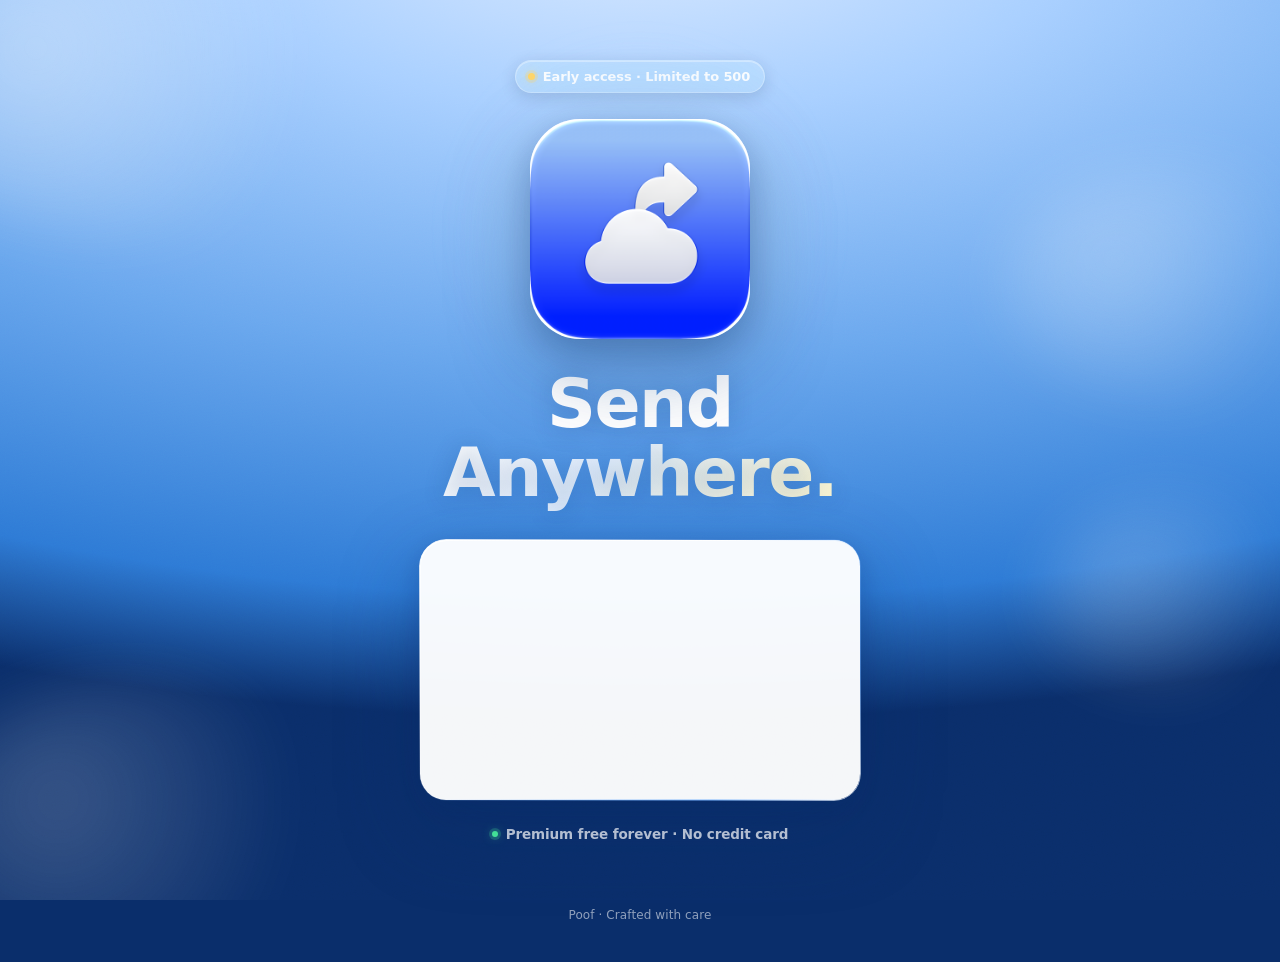
<file: index.html>
<!DOCTYPE html>
<html lang="en">
<head>
  <meta charset="UTF-8" />
  <meta name="viewport" content="width=device-width, initial-scale=1.0, viewport-fit=cover" />
  <meta name="theme-color" content="#2E7BD6" />

  <title>Poof — Send Anywhere</title>
  <meta name="description" content="Premium free for life. First 500 members only." />

  <link rel="icon" type="image/png" sizes="192x192" href="assets/icon-192.png" />
  <link rel="apple-touch-icon" href="assets/apple-touch-icon.png" />

  <meta property="og:title" content="Poof — Send Anywhere" />
  <meta property="og:description" content="Premium free for life. First 500 members only." />
  <meta property="og:image" content="assets/icon-1024.png" />
  <meta property="og:type" content="website" />

  <meta name="twitter:card" content="summary_large_image" />
  <meta name="twitter:title" content="Poof — Send Anywhere" />
  <meta name="twitter:description" content="Premium free for life. First 500 members only." />
  <meta name="twitter:image" content="assets/icon-1024.png" />

  <link rel="preconnect" href="https://tally.so" crossorigin />
  <link rel="stylesheet" href="styles.css" />
</head>
<body>
  <div class="scene" aria-hidden="true">
    <div class="cloud cloud-1"></div>
    <div class="cloud cloud-2"></div>
    <div class="cloud cloud-3"></div>
    <div class="cloud cloud-4"></div>
    <div class="grain"></div>
  </div>

  <main class="stage">
    <div class="badge">
      <span class="badge-dot"></span>
      Early access · Limited to 500
    </div>

    <div class="icon-wrap">
      <div class="icon-glow" aria-hidden="true"></div>
      <img
        src="assets/icon-1024.png"
        alt="Poof"
        class="icon"
        width="200"
        height="200"
      />
    </div>

    <h1 class="title">
      Send <span class="shine">Anywhere.</span>
    </h1>

    <section class="form-wrap" aria-label="Claim your spot">
      <iframe
        data-tally-src="https://tally.so/embed/obW8pN?alignLeft=1&hideTitle=1&transparentBackground=1&dynamicHeight=1"
        loading="lazy"
        width="100%"
        height="220"
        frameborder="0"
        marginheight="0"
        marginwidth="0"
        title="Claim your Poof spot"
      ></iframe>
    </section>

    <p class="counter">
      <span class="counter-dot"></span>
      Premium free forever · No credit card
    </p>

    <footer class="foot">
      Poof · Crafted with care
    </footer>
  </main>

  <script src="https://tally.so/widgets/embed.js" async></script>
</body>
</html>
</file>
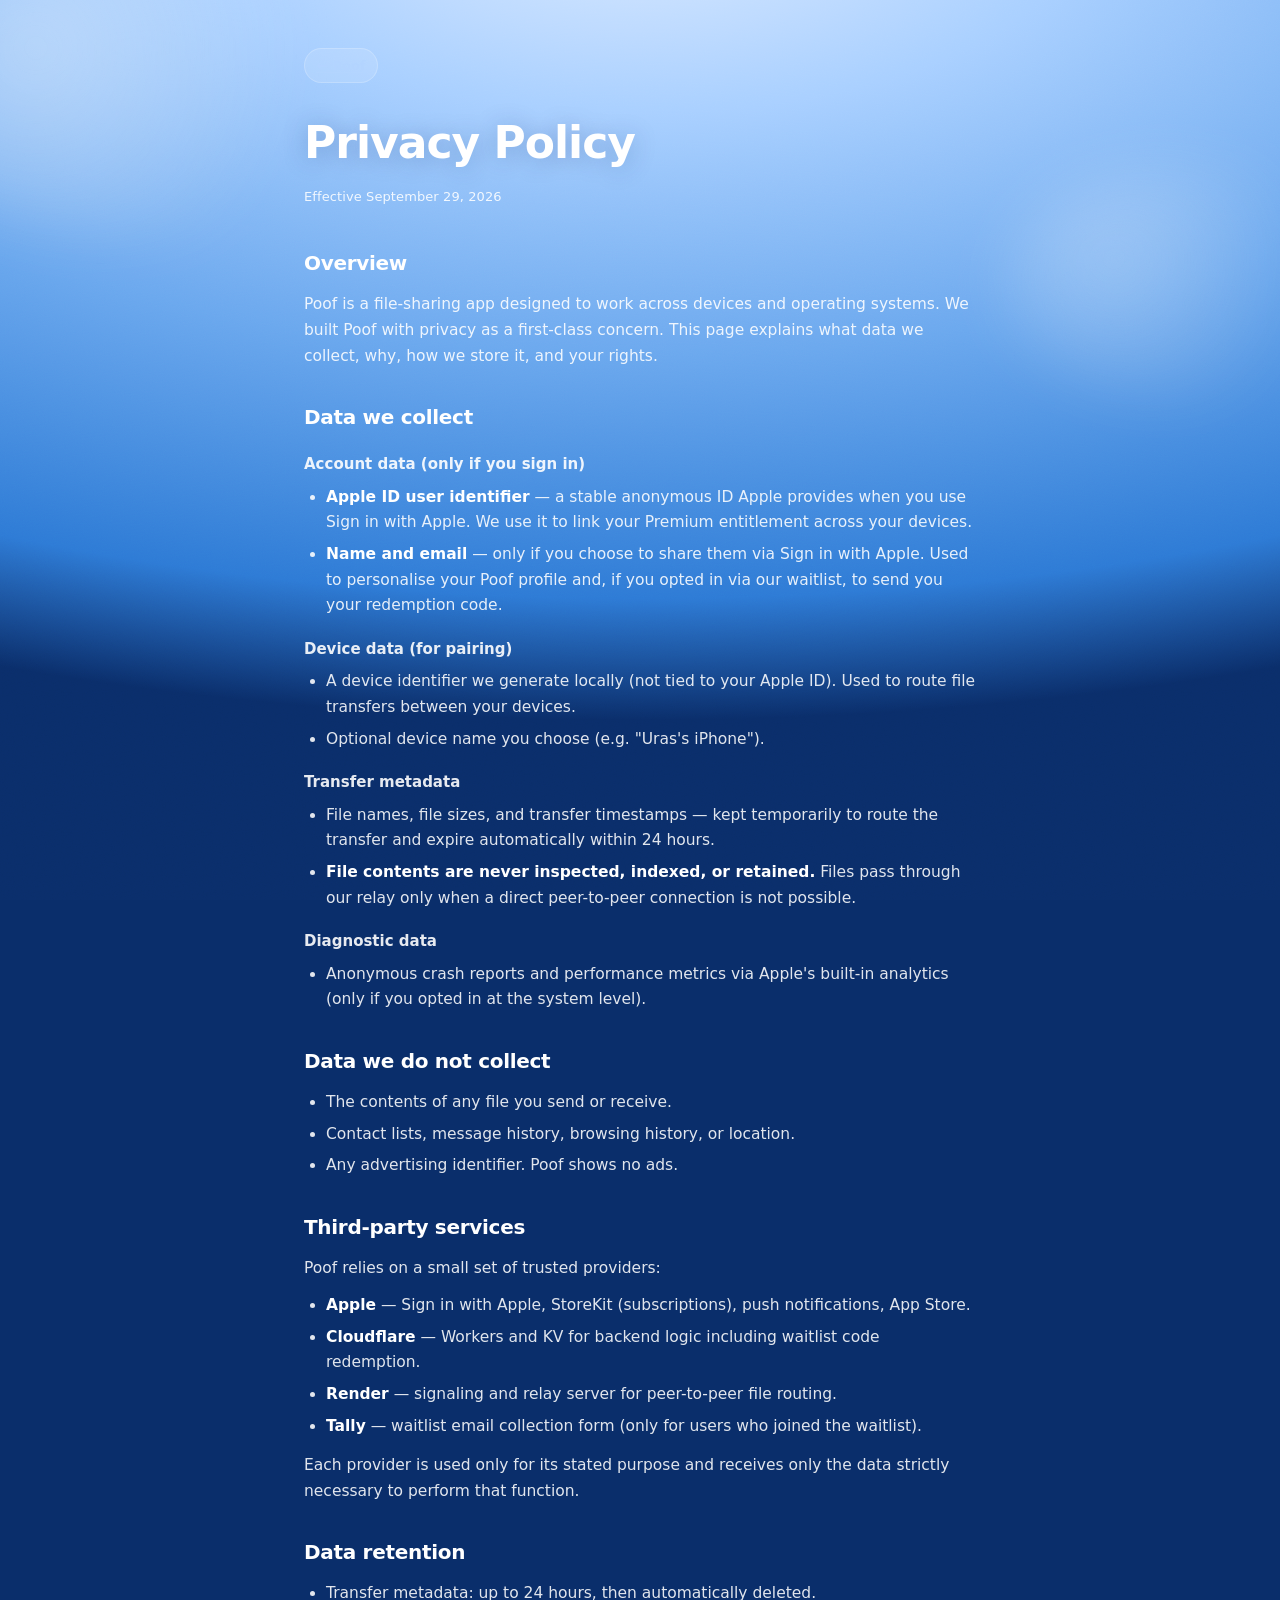
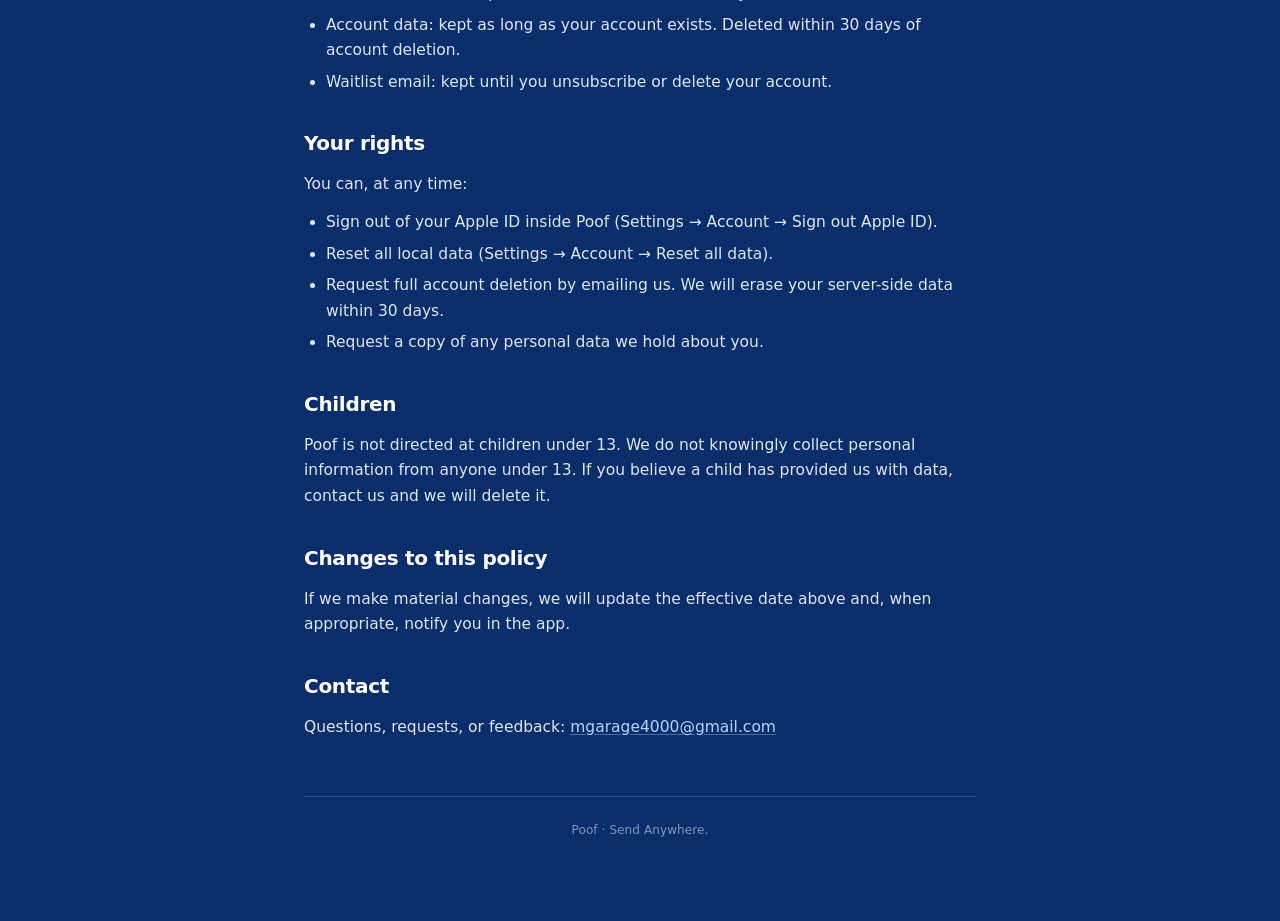
<file: privacy.html>
<!DOCTYPE html>
<html lang="en">
<head>
  <meta charset="UTF-8" />
  <meta name="viewport" content="width=device-width, initial-scale=1.0, viewport-fit=cover" />
  <meta name="theme-color" content="#2E7BD6" />
  <title>Privacy Policy — Poof</title>
  <meta name="description" content="How Poof handles your data." />
  <link rel="icon" type="image/png" sizes="192x192" href="assets/icon-192.png" />
  <link rel="stylesheet" href="styles.css" />
  <link rel="stylesheet" href="legal.css" />
</head>
<body>
  <div class="scene" aria-hidden="true">
    <div class="cloud cloud-1"></div>
    <div class="cloud cloud-2"></div>
    <div class="grain"></div>
  </div>

  <main class="legal">
    <header class="legal-head">
      <a href="index.html" class="back-link">← Poof</a>
      <h1>Privacy Policy</h1>
      <p class="effective">Effective September 29, 2026</p>
    </header>

    <section>
      <h2>Overview</h2>
      <p>Poof is a file-sharing app designed to work across devices and operating systems. We built Poof with privacy as a first-class concern. This page explains what data we collect, why, how we store it, and your rights.</p>
    </section>

    <section>
      <h2>Data we collect</h2>
      <h3>Account data (only if you sign in)</h3>
      <ul>
        <li><strong>Apple ID user identifier</strong> — a stable anonymous ID Apple provides when you use Sign in with Apple. We use it to link your Premium entitlement across your devices.</li>
        <li><strong>Name and email</strong> — only if you choose to share them via Sign in with Apple. Used to personalise your Poof profile and, if you opted in via our waitlist, to send you your redemption code.</li>
      </ul>

      <h3>Device data (for pairing)</h3>
      <ul>
        <li>A device identifier we generate locally (not tied to your Apple ID). Used to route file transfers between your devices.</li>
        <li>Optional device name you choose (e.g. "Uras's iPhone").</li>
      </ul>

      <h3>Transfer metadata</h3>
      <ul>
        <li>File names, file sizes, and transfer timestamps — kept temporarily to route the transfer and expire automatically within 24 hours.</li>
        <li><strong>File contents are never inspected, indexed, or retained.</strong> Files pass through our relay only when a direct peer-to-peer connection is not possible.</li>
      </ul>

      <h3>Diagnostic data</h3>
      <ul>
        <li>Anonymous crash reports and performance metrics via Apple's built-in analytics (only if you opted in at the system level).</li>
      </ul>
    </section>

    <section>
      <h2>Data we do not collect</h2>
      <ul>
        <li>The contents of any file you send or receive.</li>
        <li>Contact lists, message history, browsing history, or location.</li>
        <li>Any advertising identifier. Poof shows no ads.</li>
      </ul>
    </section>

    <section>
      <h2>Third-party services</h2>
      <p>Poof relies on a small set of trusted providers:</p>
      <ul>
        <li><strong>Apple</strong> — Sign in with Apple, StoreKit (subscriptions), push notifications, App Store.</li>
        <li><strong>Cloudflare</strong> — Workers and KV for backend logic including waitlist code redemption.</li>
        <li><strong>Render</strong> — signaling and relay server for peer-to-peer file routing.</li>
        <li><strong>Tally</strong> — waitlist email collection form (only for users who joined the waitlist).</li>
      </ul>
      <p>Each provider is used only for its stated purpose and receives only the data strictly necessary to perform that function.</p>
    </section>

    <section>
      <h2>Data retention</h2>
      <ul>
        <li>Transfer metadata: up to 24 hours, then automatically deleted.</li>
        <li>Account data: kept as long as your account exists. Deleted within 30 days of account deletion.</li>
        <li>Waitlist email: kept until you unsubscribe or delete your account.</li>
      </ul>
    </section>

    <section>
      <h2>Your rights</h2>
      <p>You can, at any time:</p>
      <ul>
        <li>Sign out of your Apple ID inside Poof (Settings → Account → Sign out Apple ID).</li>
        <li>Reset all local data (Settings → Account → Reset all data).</li>
        <li>Request full account deletion by emailing us. We will erase your server-side data within 30 days.</li>
        <li>Request a copy of any personal data we hold about you.</li>
      </ul>
    </section>

    <section>
      <h2>Children</h2>
      <p>Poof is not directed at children under 13. We do not knowingly collect personal information from anyone under 13. If you believe a child has provided us with data, contact us and we will delete it.</p>
    </section>

    <section>
      <h2>Changes to this policy</h2>
      <p>If we make material changes, we will update the effective date above and, when appropriate, notify you in the app.</p>
    </section>

    <section>
      <h2>Contact</h2>
      <p>Questions, requests, or feedback: <a href="mailto:mgarage4000@gmail.com">mgarage4000@gmail.com</a></p>
    </section>

    <footer class="legal-foot">
      Poof · Send Anywhere.
    </footer>
  </main>
</body>
</html>
</file>
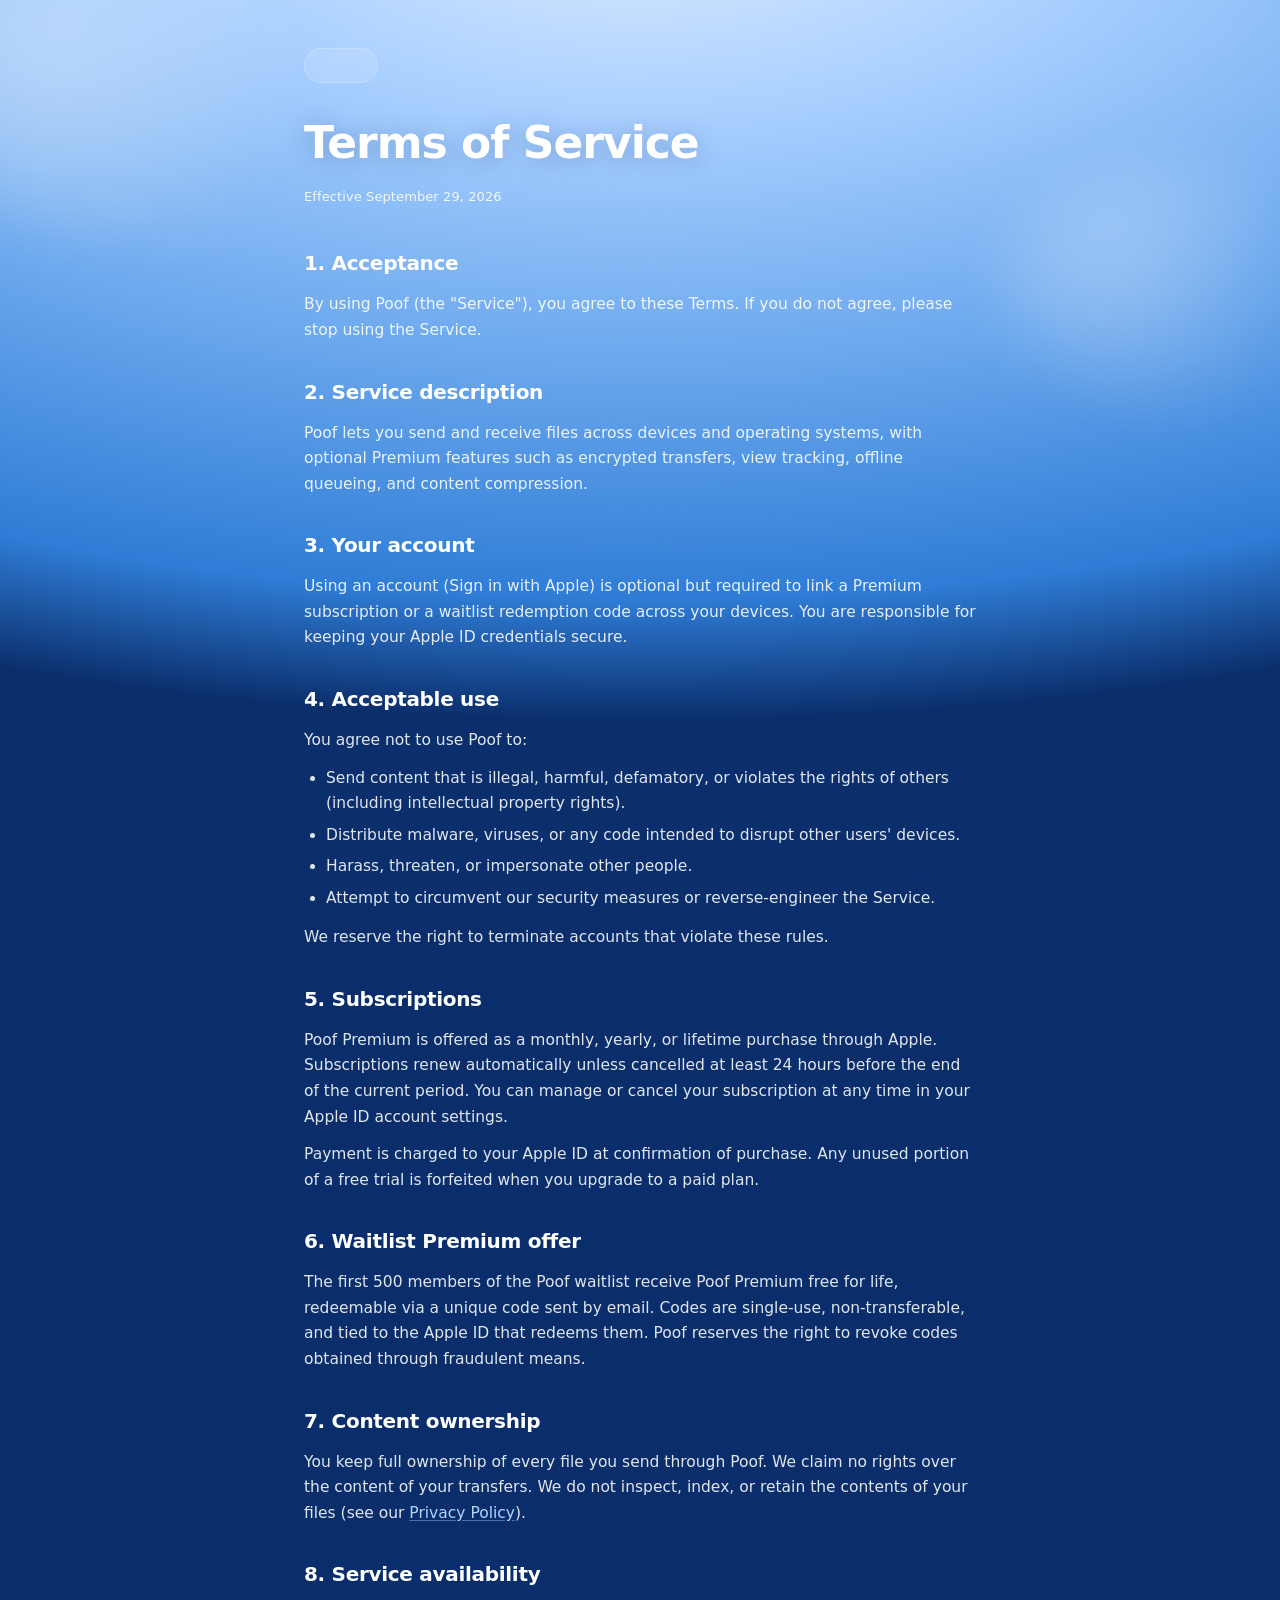
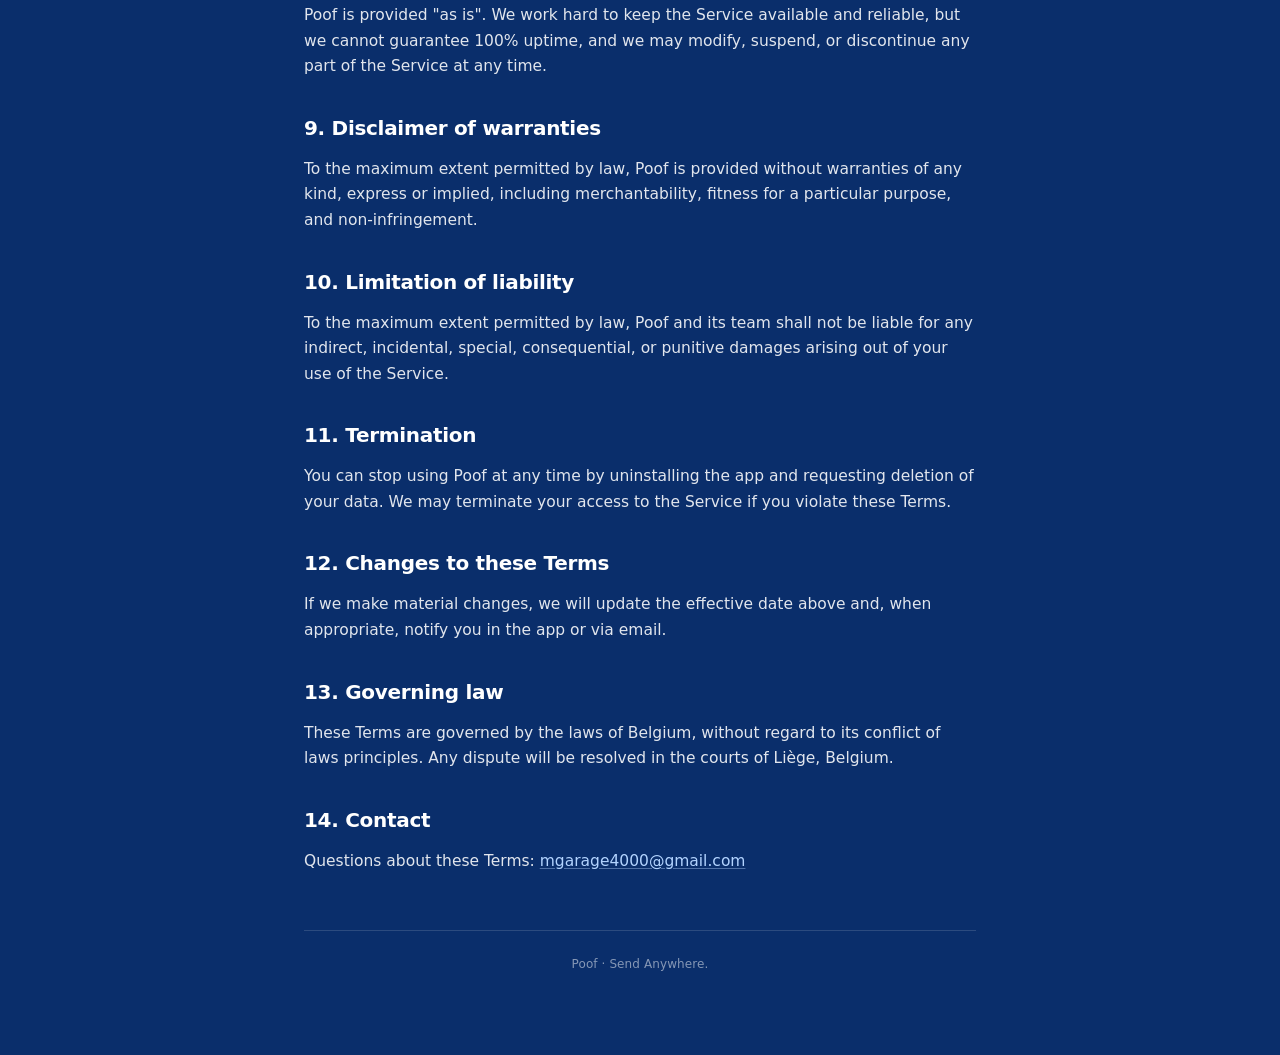
<file: terms.html>
<!DOCTYPE html>
<html lang="en">
<head>
  <meta charset="UTF-8" />
  <meta name="viewport" content="width=device-width, initial-scale=1.0, viewport-fit=cover" />
  <meta name="theme-color" content="#2E7BD6" />
  <title>Terms of Service — Poof</title>
  <meta name="description" content="Rules for using Poof." />
  <link rel="icon" type="image/png" sizes="192x192" href="assets/icon-192.png" />
  <link rel="stylesheet" href="styles.css" />
  <link rel="stylesheet" href="legal.css" />
</head>
<body>
  <div class="scene" aria-hidden="true">
    <div class="cloud cloud-1"></div>
    <div class="cloud cloud-2"></div>
    <div class="grain"></div>
  </div>

  <main class="legal">
    <header class="legal-head">
      <a href="index.html" class="back-link">← Poof</a>
      <h1>Terms of Service</h1>
      <p class="effective">Effective September 29, 2026</p>
    </header>

    <section>
      <h2>1. Acceptance</h2>
      <p>By using Poof (the "Service"), you agree to these Terms. If you do not agree, please stop using the Service.</p>
    </section>

    <section>
      <h2>2. Service description</h2>
      <p>Poof lets you send and receive files across devices and operating systems, with optional Premium features such as encrypted transfers, view tracking, offline queueing, and content compression.</p>
    </section>

    <section>
      <h2>3. Your account</h2>
      <p>Using an account (Sign in with Apple) is optional but required to link a Premium subscription or a waitlist redemption code across your devices. You are responsible for keeping your Apple ID credentials secure.</p>
    </section>

    <section>
      <h2>4. Acceptable use</h2>
      <p>You agree not to use Poof to:</p>
      <ul>
        <li>Send content that is illegal, harmful, defamatory, or violates the rights of others (including intellectual property rights).</li>
        <li>Distribute malware, viruses, or any code intended to disrupt other users' devices.</li>
        <li>Harass, threaten, or impersonate other people.</li>
        <li>Attempt to circumvent our security measures or reverse-engineer the Service.</li>
      </ul>
      <p>We reserve the right to terminate accounts that violate these rules.</p>
    </section>

    <section>
      <h2>5. Subscriptions</h2>
      <p>Poof Premium is offered as a monthly, yearly, or lifetime purchase through Apple. Subscriptions renew automatically unless cancelled at least 24 hours before the end of the current period. You can manage or cancel your subscription at any time in your Apple ID account settings.</p>
      <p>Payment is charged to your Apple ID at confirmation of purchase. Any unused portion of a free trial is forfeited when you upgrade to a paid plan.</p>
    </section>

    <section>
      <h2>6. Waitlist Premium offer</h2>
      <p>The first 500 members of the Poof waitlist receive Poof Premium free for life, redeemable via a unique code sent by email. Codes are single-use, non-transferable, and tied to the Apple ID that redeems them. Poof reserves the right to revoke codes obtained through fraudulent means.</p>
    </section>

    <section>
      <h2>7. Content ownership</h2>
      <p>You keep full ownership of every file you send through Poof. We claim no rights over the content of your transfers. We do not inspect, index, or retain the contents of your files (see our <a href="privacy.html">Privacy Policy</a>).</p>
    </section>

    <section>
      <h2>8. Service availability</h2>
      <p>Poof is provided "as is". We work hard to keep the Service available and reliable, but we cannot guarantee 100% uptime, and we may modify, suspend, or discontinue any part of the Service at any time.</p>
    </section>

    <section>
      <h2>9. Disclaimer of warranties</h2>
      <p>To the maximum extent permitted by law, Poof is provided without warranties of any kind, express or implied, including merchantability, fitness for a particular purpose, and non-infringement.</p>
    </section>

    <section>
      <h2>10. Limitation of liability</h2>
      <p>To the maximum extent permitted by law, Poof and its team shall not be liable for any indirect, incidental, special, consequential, or punitive damages arising out of your use of the Service.</p>
    </section>

    <section>
      <h2>11. Termination</h2>
      <p>You can stop using Poof at any time by uninstalling the app and requesting deletion of your data. We may terminate your access to the Service if you violate these Terms.</p>
    </section>

    <section>
      <h2>12. Changes to these Terms</h2>
      <p>If we make material changes, we will update the effective date above and, when appropriate, notify you in the app or via email.</p>
    </section>

    <section>
      <h2>13. Governing law</h2>
      <p>These Terms are governed by the laws of Belgium, without regard to its conflict of laws principles. Any dispute will be resolved in the courts of Liège, Belgium.</p>
    </section>

    <section>
      <h2>14. Contact</h2>
      <p>Questions about these Terms: <a href="mailto:mgarage4000@gmail.com">mgarage4000@gmail.com</a></p>
    </section>

    <footer class="legal-foot">
      Poof · Send Anywhere.
    </footer>
  </main>
</body>
</html>
</file>
<file: styles.css>
* {
  box-sizing: border-box;
  margin: 0;
  padding: 0;
}

html, body {
  height: 100%;
  width: 100%;
}

body {
  font-family: -apple-system, "SF Pro Display", "Inter", system-ui, sans-serif;
  color: #0F1E3D;
  background: #0A2E6B;
  min-height: 100dvh;
  overflow-x: hidden;
  -webkit-font-smoothing: antialiased;
  -moz-osx-font-smoothing: grayscale;
  text-rendering: optimizeLegibility;
}

/* ---------- Scene (background atmosphere) ---------- */

.scene {
  position: fixed;
  inset: 0;
  z-index: 0;
  overflow: hidden;
  background:
    radial-gradient(140% 90% at 50% -10%, #DDEBFF 0%, #A9D0FF 25%, #6BA8EE 55%, #2E7BD6 85%, #0A2E6B 100%);
}

.cloud {
  position: absolute;
  border-radius: 50%;
  background: radial-gradient(circle at 30% 40%, rgba(255,255,255,0.55), rgba(255,255,255,0) 65%);
  filter: blur(30px);
  opacity: 0.7;
  pointer-events: none;
  will-change: transform;
}

.cloud-1 {
  width: 520px;
  height: 320px;
  top: -80px;
  left: -120px;
  animation: drift-1 60s ease-in-out infinite;
}

.cloud-2 {
  width: 380px;
  height: 240px;
  top: 18%;
  right: -100px;
  opacity: 0.5;
  animation: drift-2 75s ease-in-out infinite;
}

.cloud-3 {
  width: 460px;
  height: 300px;
  bottom: -80px;
  left: -80px;
  opacity: 0.35;
  animation: drift-3 90s ease-in-out infinite;
}

.cloud-4 {
  width: 300px;
  height: 200px;
  top: 55%;
  right: -60px;
  opacity: 0.4;
  animation: drift-2 82s ease-in-out infinite reverse;
}

@keyframes drift-1 {
  0%, 100% { transform: translate(0, 0); }
  50% { transform: translate(80px, 30px); }
}
@keyframes drift-2 {
  0%, 100% { transform: translate(0, 0); }
  50% { transform: translate(-70px, -20px); }
}
@keyframes drift-3 {
  0%, 100% { transform: translate(0, 0); }
  50% { transform: translate(60px, -40px); }
}

.grain {
  position: absolute;
  inset: 0;
  pointer-events: none;
  opacity: 0.045;
  mix-blend-mode: overlay;
  background-image: url("data:image/svg+xml;utf8,<svg xmlns='http://www.w3.org/2000/svg' width='140' height='140'><filter id='n'><feTurbulence type='fractalNoise' baseFrequency='0.9' numOctaves='2' stitchTiles='stitch'/></filter><rect width='100%25' height='100%25' filter='url(%23n)'/></svg>");
}

/* ---------- Stage (main content) ---------- */

.stage {
  position: relative;
  z-index: 1;
  min-height: 100dvh;
  padding: 40px 24px 32px;
  display: flex;
  flex-direction: column;
  align-items: center;
  justify-content: center;
  gap: 22px;
  text-align: center;
  max-width: 540px;
  margin: 0 auto;
}

/* ---------- Badge ---------- */

.badge {
  display: inline-flex;
  align-items: center;
  gap: 8px;
  padding: 8px 14px 8px 12px;
  background: rgba(255, 255, 255, 0.14);
  border: 1px solid rgba(255, 255, 255, 0.28);
  backdrop-filter: blur(18px) saturate(140%);
  -webkit-backdrop-filter: blur(18px) saturate(140%);
  border-radius: 999px;
  font-size: 13px;
  font-weight: 600;
  letter-spacing: -0.1px;
  color: rgba(255, 255, 255, 0.95);
  box-shadow:
    inset 0 1px 0 rgba(255, 255, 255, 0.35),
    0 4px 16px rgba(15, 30, 61, 0.15);
}

.badge-dot {
  width: 7px;
  height: 7px;
  border-radius: 50%;
  background: #FFD668;
  box-shadow:
    0 0 0 3px rgba(255, 214, 104, 0.28),
    0 0 12px rgba(255, 214, 104, 0.6);
  animation: pulse 2s ease-in-out infinite;
}

@keyframes pulse {
  0%, 100% { transform: scale(1); opacity: 1; }
  50% { transform: scale(1.15); opacity: 0.85; }
}

/* ---------- Icon ---------- */

.icon-wrap {
  position: relative;
  width: 200px;
  height: 200px;
  display: flex;
  align-items: center;
  justify-content: center;
}

.icon-glow {
  position: absolute;
  inset: -80px;
  background:
    radial-gradient(circle at 50% 50%, rgba(255, 255, 255, 0.75) 0%, rgba(180, 220, 255, 0.35) 30%, rgba(255, 255, 255, 0) 65%);
  filter: blur(24px);
  z-index: 0;
}

.icon {
  position: relative;
  z-index: 1;
  width: 200px;
  height: 200px;
  border-radius: 46px;
  box-shadow:
    0 30px 80px rgba(10, 46, 107, 0.35),
    0 12px 30px rgba(10, 46, 107, 0.22),
    inset 0 1px 0 rgba(255, 255, 255, 0.4);
}

/* ---------- Typography ---------- */

.title {
  font-size: clamp(44px, 10vw, 62px);
  font-weight: 800;
  line-height: 1.02;
  letter-spacing: -1.6px;
  color: #FFFFFF;
  text-shadow: 0 2px 24px rgba(10, 46, 107, 0.2);
  margin-top: 4px;
}

.shine {
  background: linear-gradient(135deg, #FFFFFF 0%, #E4F1FF 40%, #FFF8D1 100%);
  -webkit-background-clip: text;
  background-clip: text;
  -webkit-text-fill-color: transparent;
  color: transparent;
  position: relative;
}

.subtitle {
  font-size: clamp(16px, 4vw, 18px);
  font-weight: 500;
  letter-spacing: -0.2px;
  color: rgba(255, 255, 255, 0.88);
  max-width: 380px;
  line-height: 1.45;
}

/* ---------- Form (glass rim) ---------- */

.form-wrap {
  position: relative;
  width: 100%;
  max-width: 440px;
  margin-top: 6px;
  padding: 22px 22px 18px;
  border-radius: 26px;
  background: rgba(255, 255, 255, 0.96);
  box-shadow:
    0 28px 80px rgba(10, 46, 107, 0.35),
    0 8px 24px rgba(10, 46, 107, 0.18),
    inset 0 1px 0 rgba(255, 255, 255, 1);
  isolation: isolate;
}

/* Gradient rim, Figma-style — thin stroke, not a Material blur */
.form-wrap::before {
  content: "";
  position: absolute;
  inset: -1px;
  border-radius: 27px;
  padding: 1.5px;
  background: linear-gradient(140deg, rgba(255,255,255,0.9), rgba(255,255,255,0.05) 40%, rgba(120,180,255,0.5) 80%, rgba(255,255,255,0.7));
  -webkit-mask:
    linear-gradient(#000 0 0) content-box,
    linear-gradient(#000 0 0);
  -webkit-mask-composite: xor;
          mask-composite: exclude;
  pointer-events: none;
  z-index: -1;
}

.form-wrap iframe {
  width: 100% !important;
  border: 0 !important;
  background: transparent !important;
  display: block;
}

/* ---------- Counter ---------- */

.counter {
  display: inline-flex;
  align-items: center;
  gap: 8px;
  font-size: 13.5px;
  font-weight: 600;
  letter-spacing: -0.1px;
  color: rgba(255, 255, 255, 0.82);
}

.counter-dot {
  width: 6px;
  height: 6px;
  border-radius: 50%;
  background: #4EFF9F;
  box-shadow: 0 0 0 3px rgba(78, 255, 159, 0.22), 0 0 10px rgba(78, 255, 159, 0.55);
  animation: pulse 2.2s ease-in-out infinite;
}

/* ---------- Footer ---------- */

.foot {
  margin-top: auto;
  padding-top: 40px;
  font-size: 12px;
  font-weight: 500;
  color: rgba(255, 255, 255, 0.55);
  letter-spacing: 0.1px;
}

/* ---------- Responsive polish ---------- */

@media (min-width: 640px) {
  .stage { gap: 26px; padding: 60px 24px 40px; }
  .icon-wrap, .icon { width: 220px; height: 220px; }
  .icon { border-radius: 50px; }
  .title { font-size: 68px; }
  .subtitle { font-size: 19px; }
}

@media (prefers-reduced-motion: reduce) {
  .badge-dot,
  .counter-dot,
  .cloud {
    animation: none;
  }
}
</file>
<file: legal.css>
/* Legal pages (privacy, terms) — same brand DNA as landing, reading-first layout. */

.legal {
  position: relative;
  z-index: 1;
  max-width: 720px;
  margin: 0 auto;
  padding: 48px 24px 80px;
  color: #FFFFFF;
  line-height: 1.65;
  font-size: 15.5px;
}

.legal-head {
  margin-bottom: 40px;
}

.back-link {
  display: inline-block;
  font-size: 13px;
  font-weight: 600;
  color: rgba(255, 255, 255, 0.7);
  text-decoration: none;
  margin-bottom: 24px;
  padding: 6px 12px;
  background: rgba(255, 255, 255, 0.12);
  border: 1px solid rgba(255, 255, 255, 0.2);
  border-radius: 999px;
  transition: background 0.2s ease;
}

.back-link:hover {
  background: rgba(255, 255, 255, 0.2);
}

.legal h1 {
  font-size: clamp(32px, 6vw, 44px);
  font-weight: 800;
  letter-spacing: -1px;
  margin-bottom: 6px;
  color: #FFFFFF;
  text-shadow: 0 2px 24px rgba(10, 46, 107, 0.25);
}

.effective {
  font-size: 13px;
  font-weight: 500;
  color: rgba(255, 255, 255, 0.6);
  letter-spacing: 0.1px;
  margin: 0;
}

.legal section {
  margin-bottom: 32px;
}

.legal h2 {
  font-size: 20px;
  font-weight: 700;
  letter-spacing: -0.3px;
  margin: 0 0 12px;
  color: #FFFFFF;
}

.legal h3 {
  font-size: 15px;
  font-weight: 600;
  margin: 18px 0 8px;
  color: rgba(255, 255, 255, 0.9);
}

.legal p {
  margin: 0 0 12px;
  color: rgba(255, 255, 255, 0.88);
}

.legal ul {
  margin: 0 0 14px;
  padding-left: 22px;
  color: rgba(255, 255, 255, 0.88);
}

.legal li {
  margin-bottom: 6px;
}

.legal strong {
  color: #FFFFFF;
  font-weight: 600;
}

.legal a {
  color: #B3D4FF;
  text-decoration: underline;
  text-decoration-color: rgba(179, 212, 255, 0.4);
  text-underline-offset: 2px;
  transition: color 0.2s ease;
}

.legal a:hover {
  color: #FFFFFF;
  text-decoration-color: rgba(255, 255, 255, 0.7);
}

.legal-foot {
  margin-top: 56px;
  padding-top: 24px;
  border-top: 1px solid rgba(255, 255, 255, 0.14);
  font-size: 12px;
  font-weight: 500;
  color: rgba(255, 255, 255, 0.5);
  letter-spacing: 0.1px;
  text-align: center;
}
</file>
